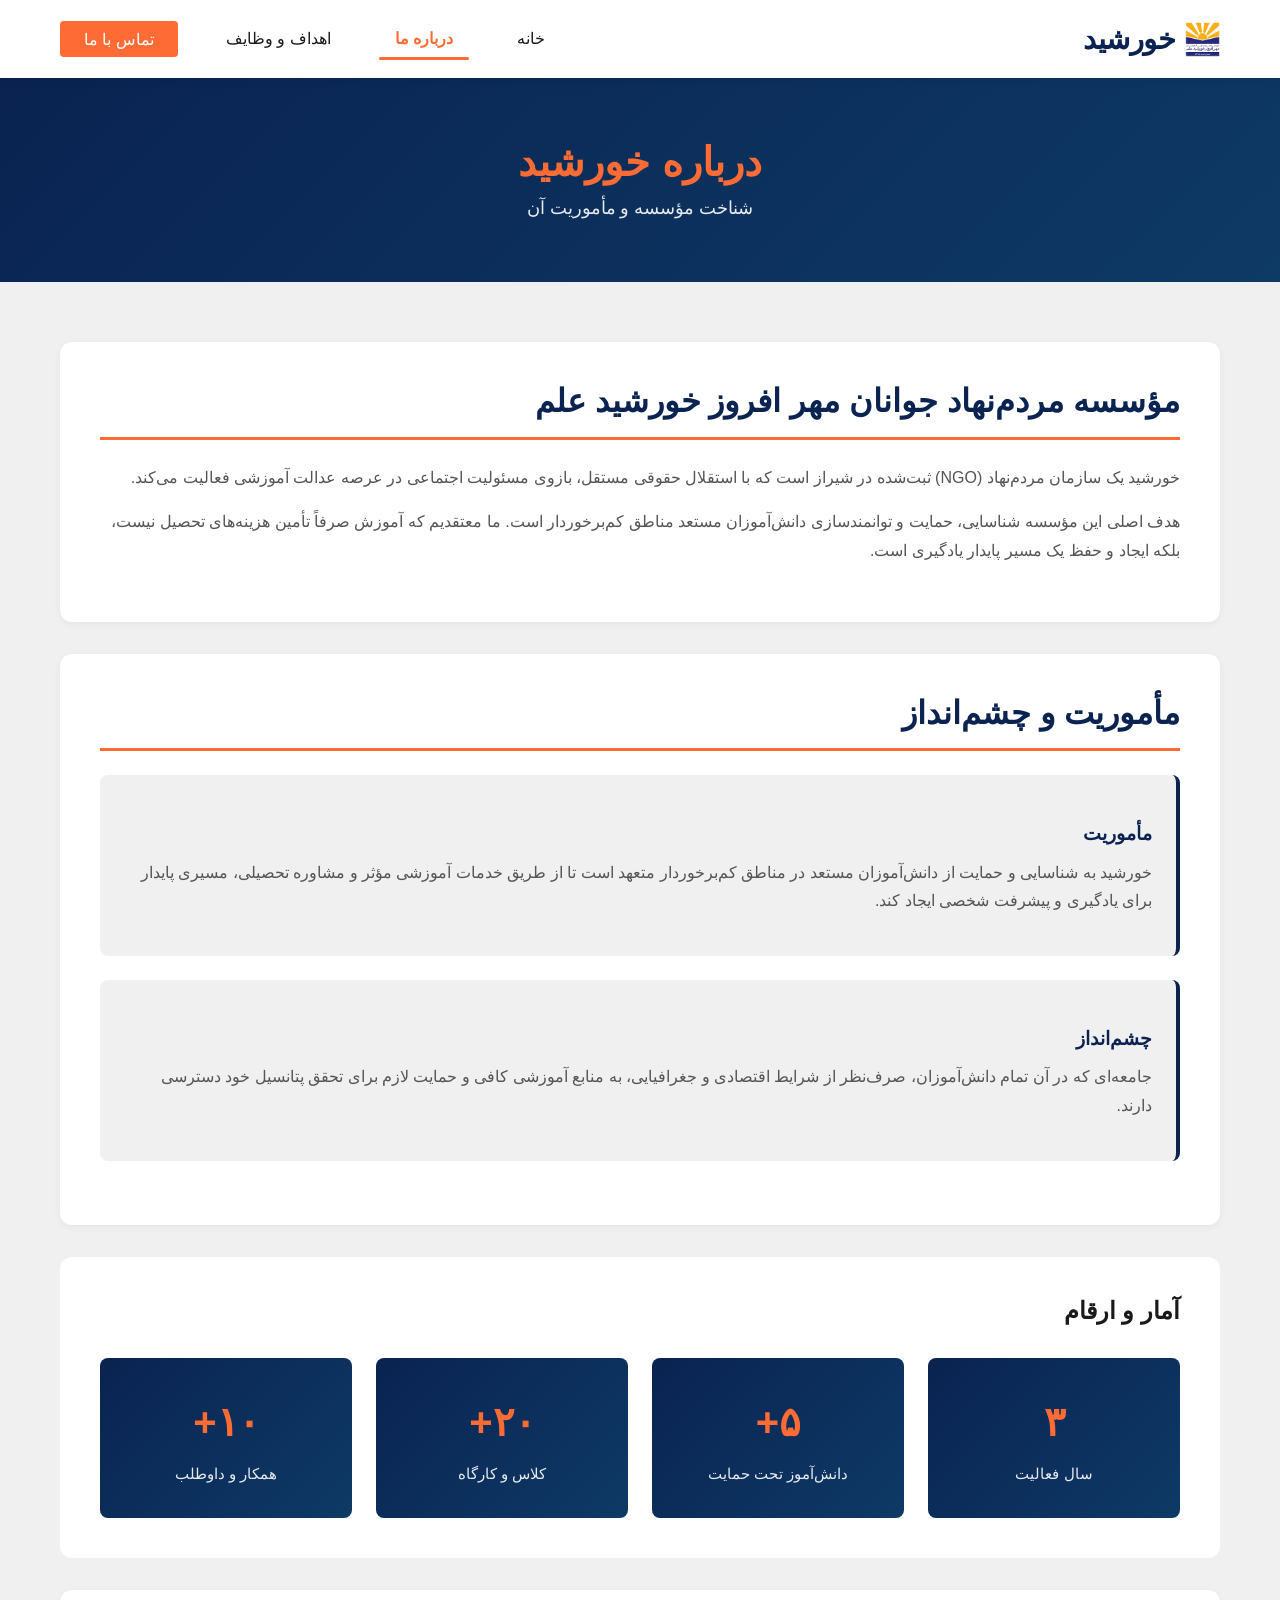
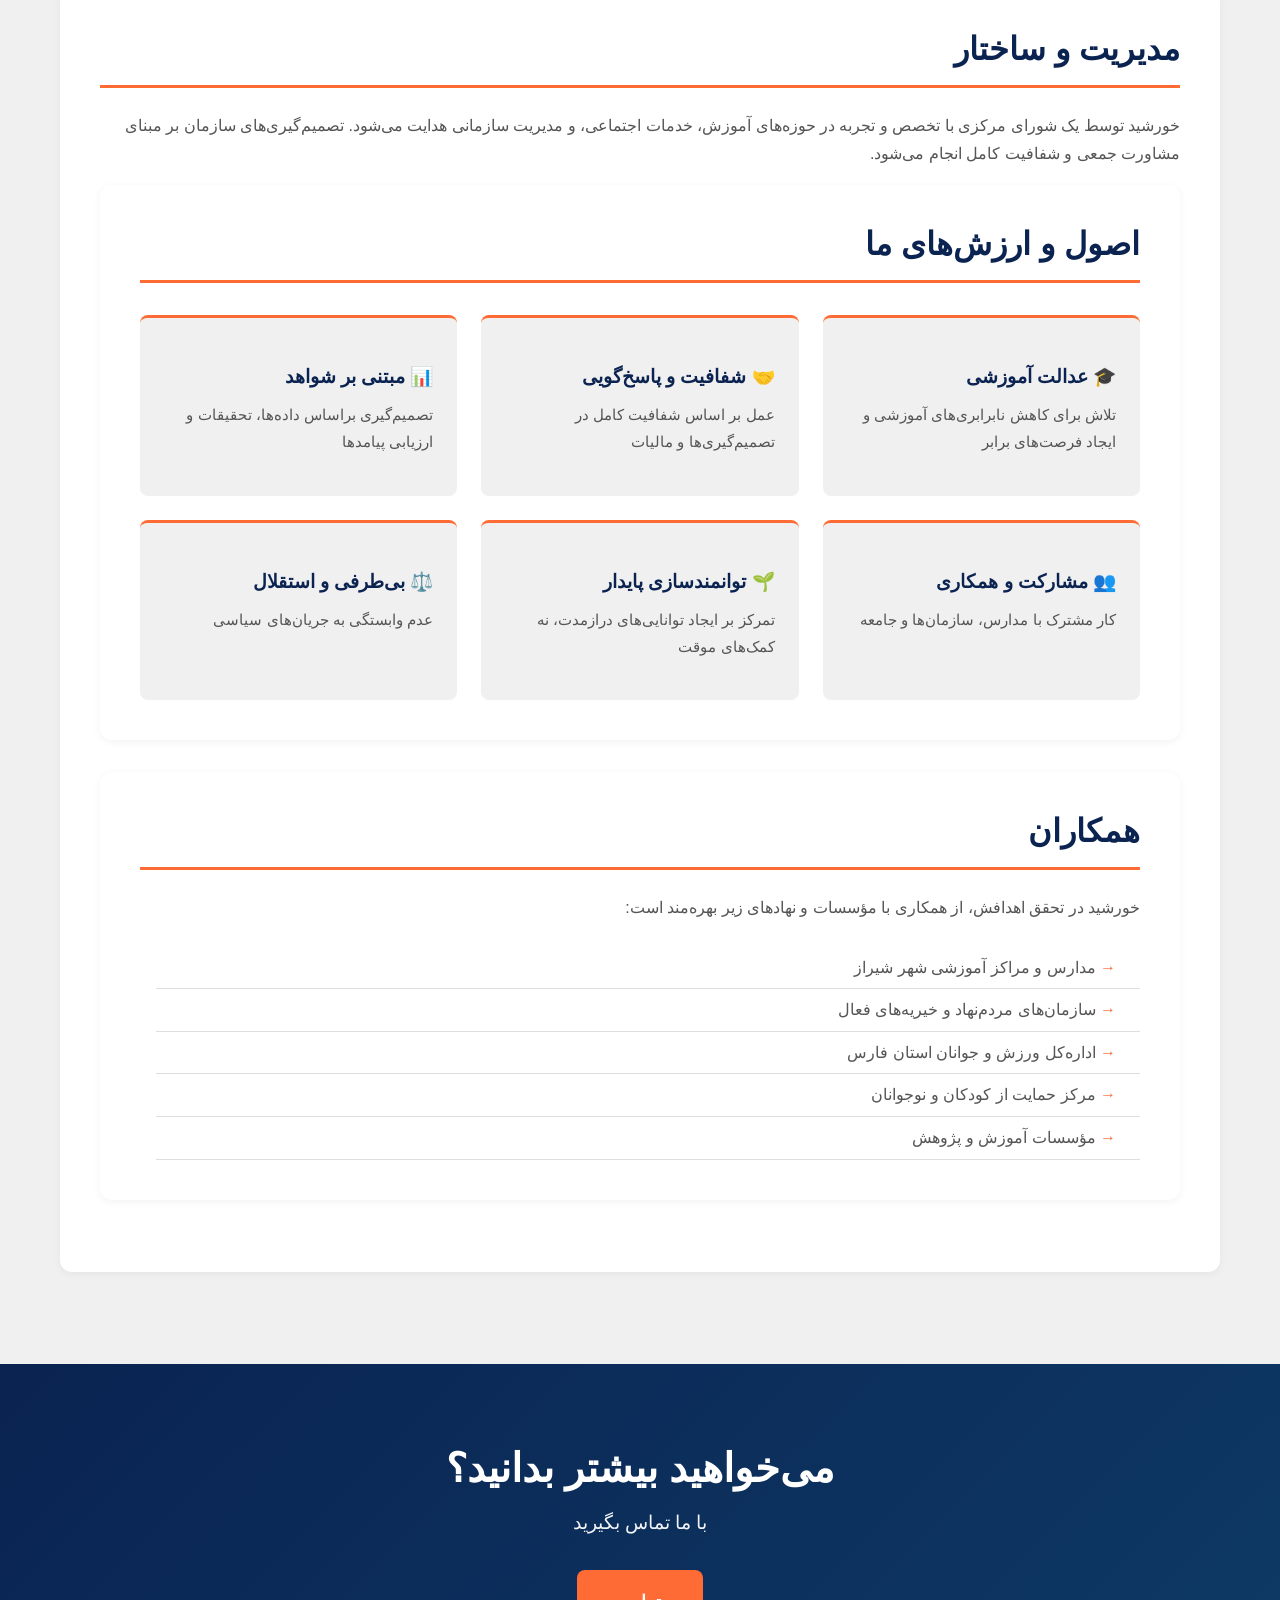
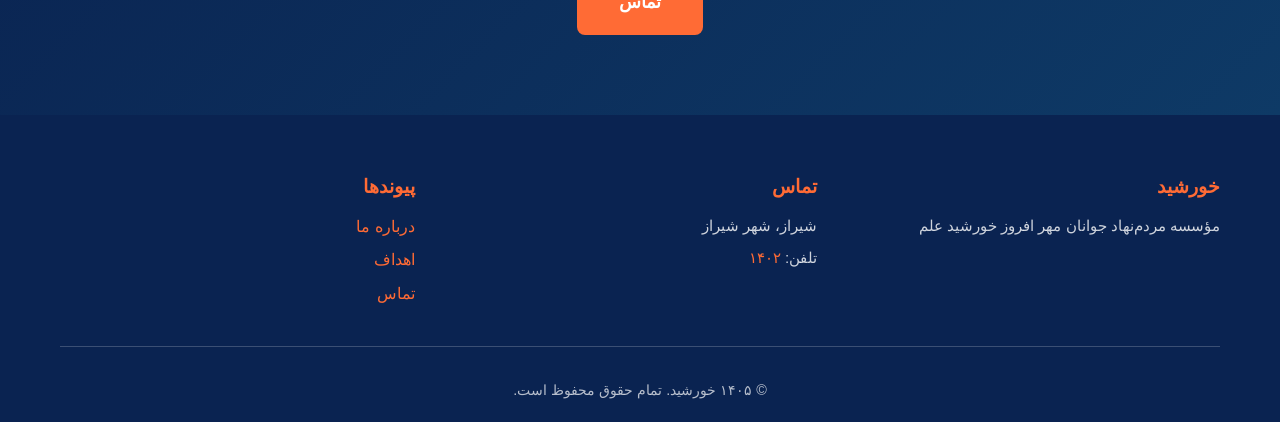
<file: about.html>
<!DOCTYPE html>
<html lang="fa" dir="rtl">
<head>
    <meta charset="UTF-8">
    <meta name="viewport" content="width=device-width, initial-scale=1.0">
    <meta name="description" content="درباره مؤسسه مردم‌نهاد جوانان مهر افروز خورشید علم">
    <title>درباره ما | خورشید</title>
    <link rel="stylesheet" href="css/style.css">
</head>
<body>
    <!-- Navigation -->
    <nav class="navbar">
        <div class="container">
            <div class="nav-brand">
                <a href="index.html" class="logo">
                    <img src="assets/logo.png" alt="خورشید" class="logo-img">
                    <span class="logo-text">خورشید</span>
                </a>
            </div>
            <ul class="nav-menu">
                <li><a href="index.html">خانه</a></li>
                <li><a href="about.html" class="active">درباره ما</a></li>
                <li><a href="objectives.html">اهداف و وظایف</a></li>
                <li><a href="contact.html" class="btn-contact">تماس با ما</a></li>
            </ul>
            <div class="hamburger">
                <span></span>
                <span></span>
                <span></span>
            </div>
        </div>
    </nav>

    <!-- Page Header -->
    <section class="page-header">
        <div class="container">
            <h1>درباره خورشید</h1>
            <p>شناخت مؤسسه و مأموریت آن</p>
        </div>
    </section>

    <!-- Main Content -->
    <section class="page-content">
        <div class="container">
            <!-- Organization Info -->
            <div class="content-section">
                <h2>مؤسسه مردم‌نهاد جوانان مهر افروز خورشید علم</h2>
                <p>
                    خورشید یک سازمان مردم‌نهاد (NGO) ثبت‌شده در شیراز است که با استقلال حقوقی مستقل، بازوی مسئولیت اجتماعی در عرصه عدالت آموزشی فعالیت می‌کند.
                </p>
                <p>
                    هدف اصلی این مؤسسه شناسایی، حمایت و توانمندسازی دانش‌آموزان مستعد مناطق کم‌برخوردار است. ما معتقدیم که آموزش صرفاً تأمین هزینه‌های تحصیل نیست، بلکه ایجاد و حفظ یک مسیر پایدار یادگیری است.
                </p>
            </div>

            <!-- Mission & Vision -->
            <div class="content-section">
                <h2>مأموریت و چشم‌انداز</h2>
                
                <div class="mission-vision-box">
                    <h3>مأموریت</h3>
                    <p>
                        خورشید به شناسایی و حمایت از دانش‌آموزان مستعد در مناطق کم‌برخوردار متعهد است تا از طریق خدمات آموزشی مؤثر و مشاوره تحصیلی، مسیری پایدار برای یادگیری و پیشرفت شخصی ایجاد کند.
                    </p>
                </div>

                <div class="mission-vision-box">
                    <h3>چشم‌انداز</h3>
                    <p>
                        جامعه‌ای که در آن تمام دانش‌آموزان، صرف‌نظر از شرایط اقتصادی و جغرافیایی، به منابع آموزشی کافی و حمایت لازم برای تحقق پتانسیل خود دسترسی دارند.
                    </p>
                </div>
            </div>

            <!-- Key Statistics -->
            <div class="stats-section">
                <h2>آمار و ارقام</h2>
                <div class="stats-grid">
                    <div class="stat-card">
                        <div class="stat-number">۳</div>
                        <div class="stat-label">سال فعالیت</div>
                    </div>
                    <div class="stat-card">
                        <div class="stat-number">۵+</div>
                        <div class="stat-label">دانش‌آموز تحت حمایت</div>
                    </div>
                    <div class="stat-card">
                        <div class="stat-number">۲۰+</div>
                        <div class="stat-label">کلاس و کارگاه</div>
                    </div>
                    <div class="stat-card">
                        <div class="stat-number">۱۰+</div>
                        <div class="stat-label">همکار و داوطلب</div>
                    </div>
                </div>
            </div>

            <!-- Management -->
            <div class="content-section">
                <h2>مدیریت و ساختار</h2>
                <p>
                    خورشید توسط یک شورای مرکزی با تخصص و تجربه در حوزه‌های آموزش، خدمات اجتماعی، و مدیریت سازمانی هدایت می‌شود. تصمیم‌گیری‌های سازمان بر مبنای مشاورت جمعی و شفافیت کامل انجام می‌شود.
                </p>


            <!-- Values -->
            <div class="content-section">
                <h2>اصول و ارزش‌های ما</h2>
                <div class="values-list">
                    <div class="value-item">
                        <h3>🎓 عدالت آموزشی</h3>
                        <p>تلاش برای کاهش نابرابری‌های آموزشی و ایجاد فرصت‌های برابر</p>
                    </div>
                    <div class="value-item">
                        <h3>🤝 شفافیت و پاسخ‌گویی</h3>
                        <p>عمل بر اساس شفافیت کامل در تصمیم‌گیری‌ها و مالیات</p>
                    </div>
                    <div class="value-item">
                        <h3>📊 مبتنی بر شواهد</h3>
                        <p>تصمیم‌گیری براساس داده‌ها، تحقیقات و ارزیابی پیامدها</p>
                    </div>
                    <div class="value-item">
                        <h3>👥 مشارکت و همکاری</h3>
                        <p>کار مشترک با مدارس، سازمان‌ها و جامعه</p>
                    </div>
                    <div class="value-item">
                        <h3>🌱 توانمندسازی پایدار</h3>
                        <p>تمرکز بر ایجاد توانایی‌های درازمدت، نه کمک‌های موقت</p>
                    </div>
                    <div class="value-item">
                        <h3>⚖️ بی‌طرفی و استقلال</h3>
                        <p>عدم وابستگی به جریان‌های سیاسی</p>
                    </div>
                </div>
            </div>

            <!-- Partners -->
            <div class="content-section">
                <h2>همکاران</h2>
                <p>
                    خورشید در تحقق اهدافش، از همکاری با مؤسسات و نهادهای زیر بهره‌مند است:
                </p>
                <ul class="partners-list">
                    <li>مدارس و مراکز آموزشی شهر شیراز</li>
                    <li>سازمان‌های مردم‌نهاد و خیریه‌های فعال</li>
                    <li>اداره‌کل ورزش و جوانان استان فارس</li>
                    <li>مرکز حمایت از کودکان و نوجوانان</li>
                    <li>مؤسسات آموزش و پژوهش</li>
                </ul>
            </div>
        </div>
    </section>

    <!-- CTA -->
    <section class="cta">
        <div class="container">
            <h2>می‌خواهید بیشتر بدانید؟</h2>
            <p>با ما تماس بگیرید</p>
            <a href="contact.html" class="btn btn-primary-large">تماس</a>
        </div>
    </section>

    <!-- Footer -->
    <footer class="footer">
        <div class="container">
            <div class="footer-content">
                <div class="footer-section">
                    <h3>خورشید</h3>
                    <p>مؤسسه مردم‌نهاد جوانان مهر افروز خورشید علم</p>
                </div>
                <div class="footer-section">
                    <h3>تماس</h3>
                    <p>شیراز، شهر شیراز</p>
                    <p>تلفن: <a href="tel:1402">۱۴۰۲</a></p>
                </div>
                <div class="footer-section">
                    <h3>پیوندها</h3>
                    <ul>
                        <li><a href="about.html">درباره ما</a></li>
                        <li><a href="objectives.html">اهداف</a></li>
                        <li><a href="contact.html">تماس</a></li>
                    </ul>
                </div>
            </div>
            <div class="footer-bottom">
                <p>&copy; ۱۴۰۵ خورشید. تمام حقوق محفوظ است.</p>
            </div>
        </div>
    </footer>

    <script src="js/script.js"></script>
</body>
</html>
</file>
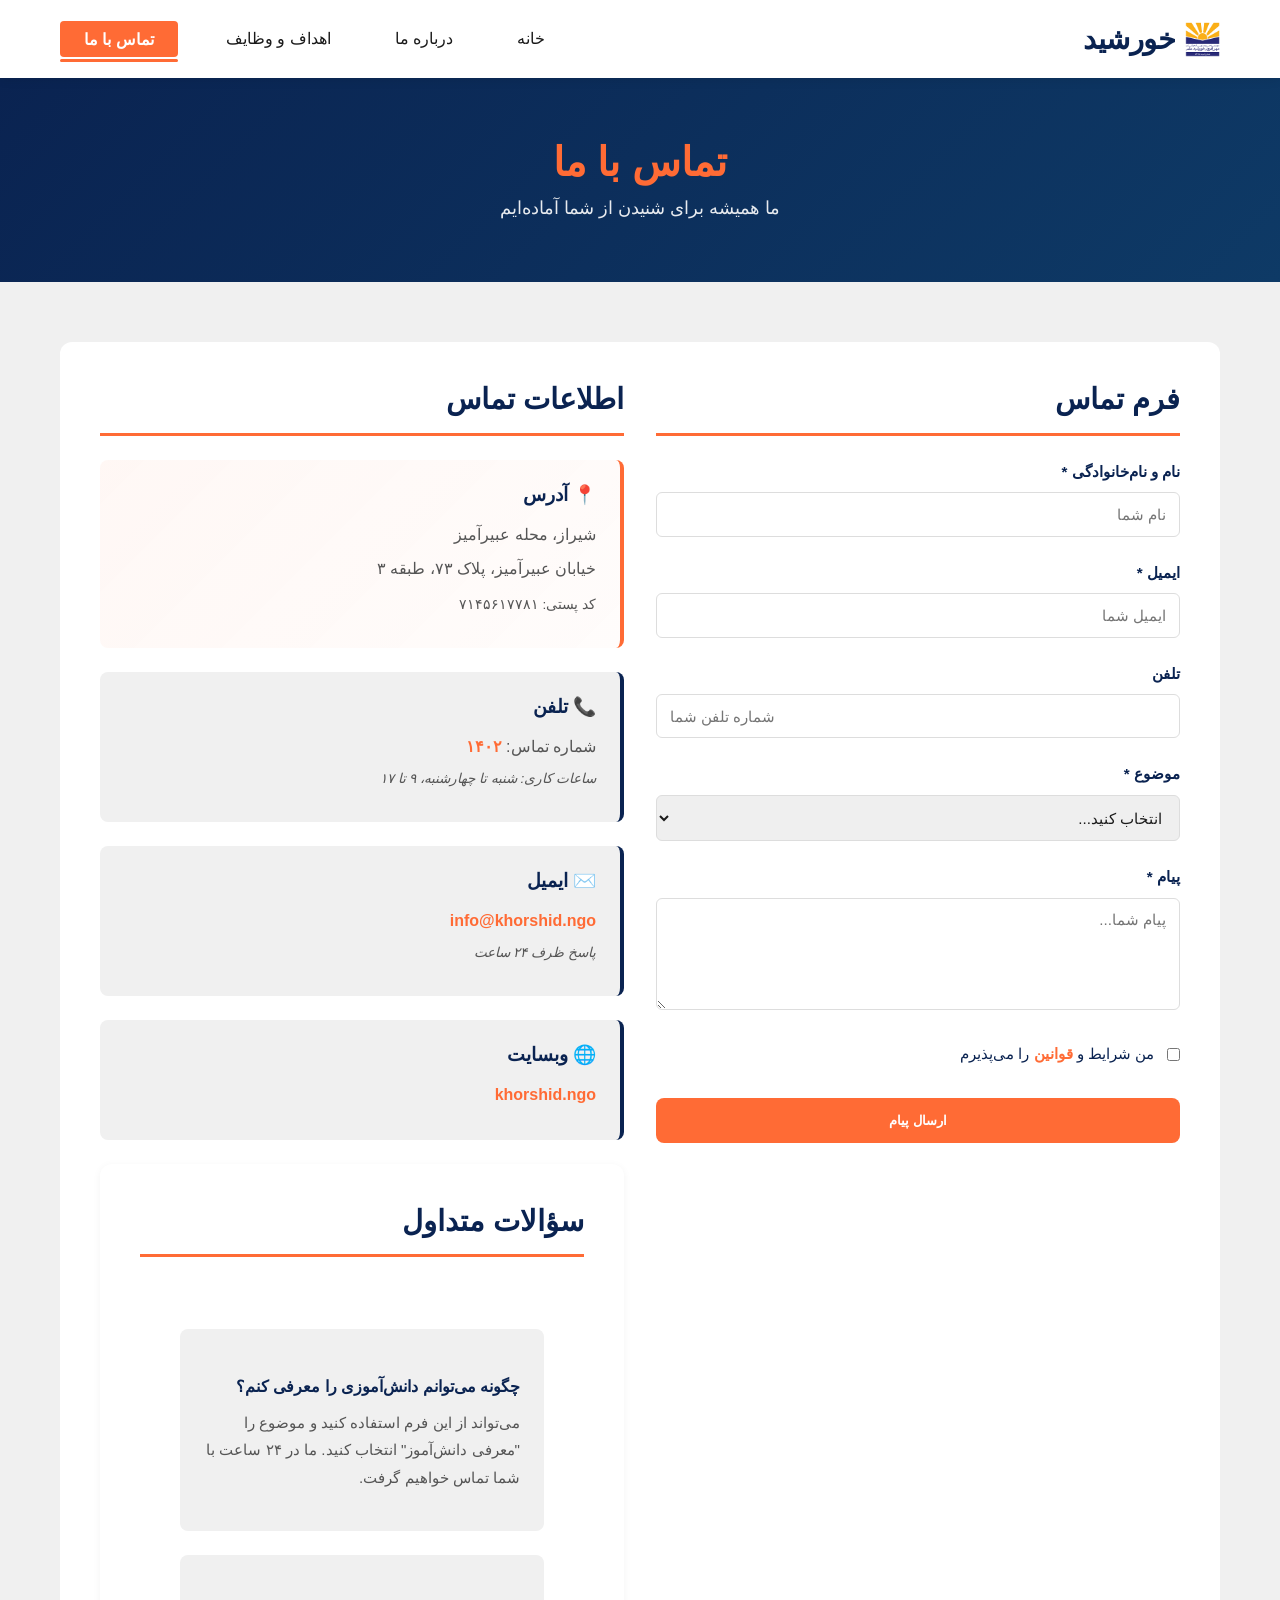
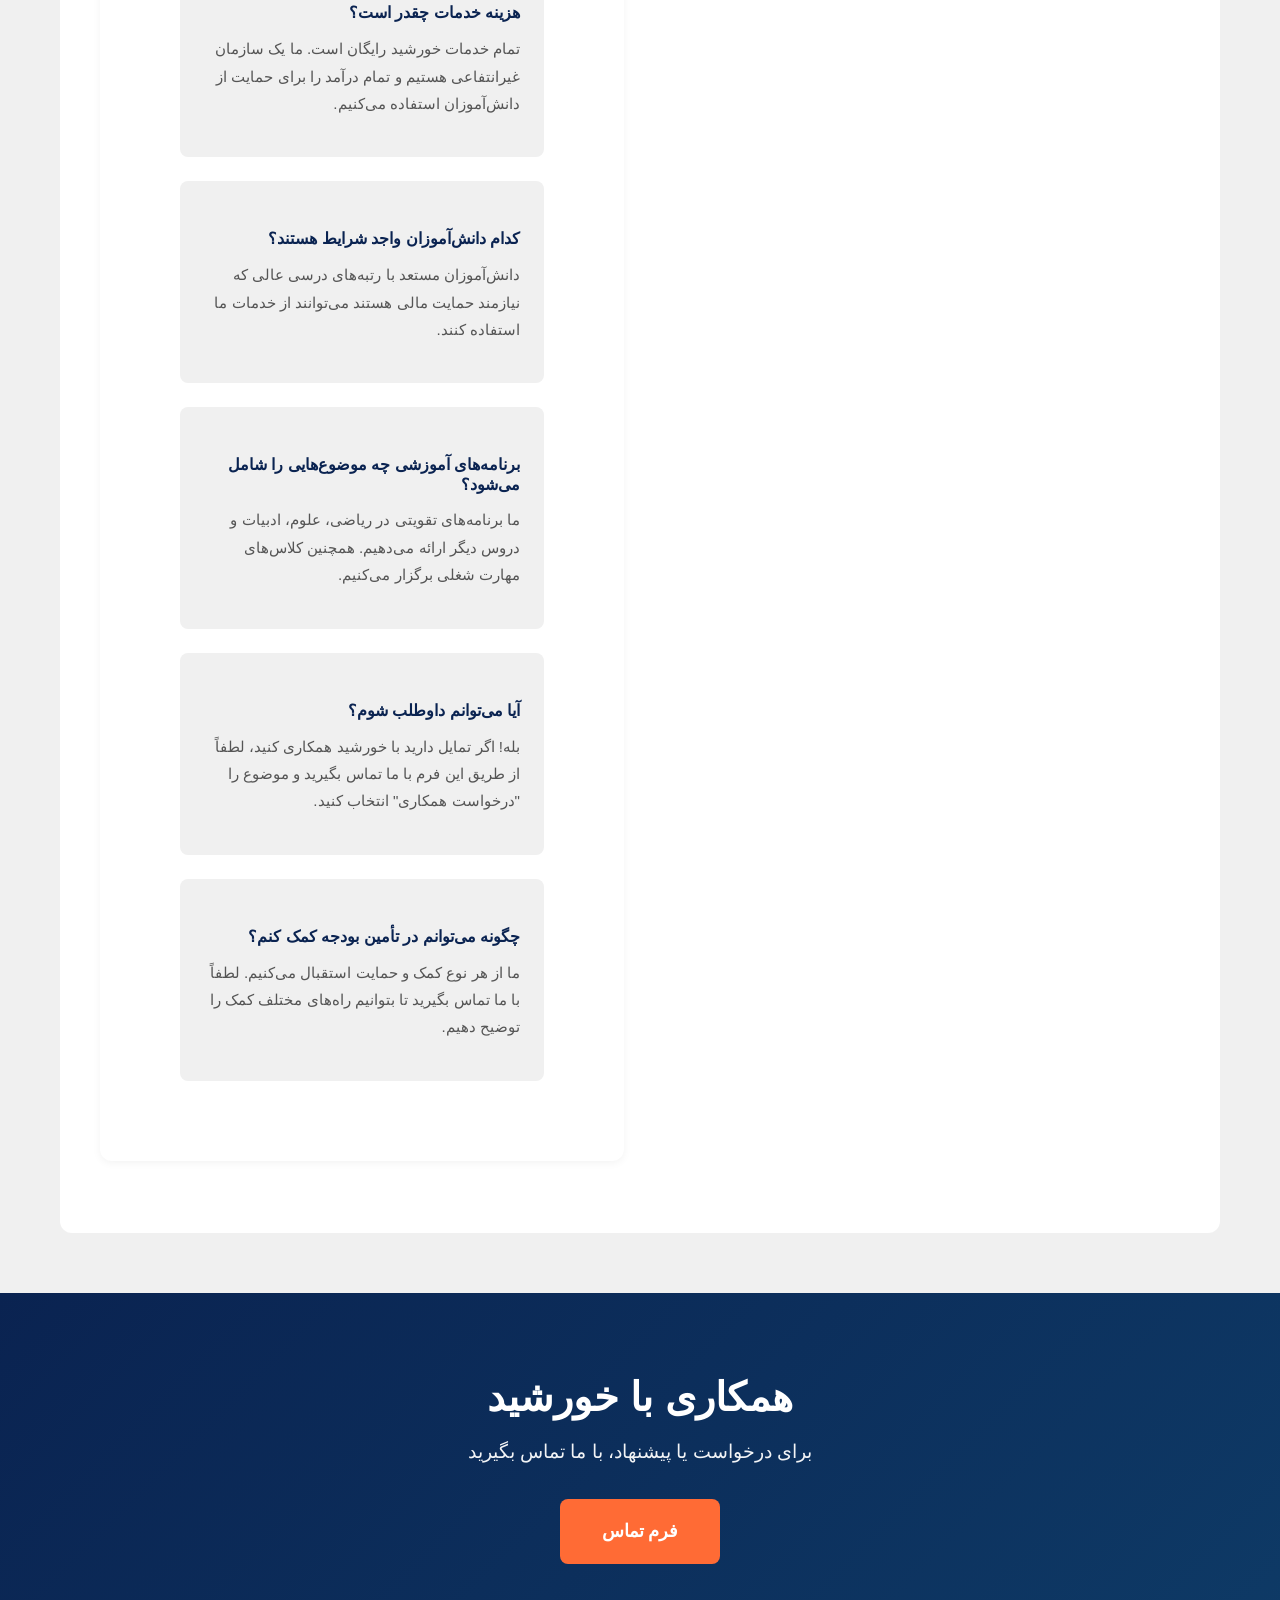
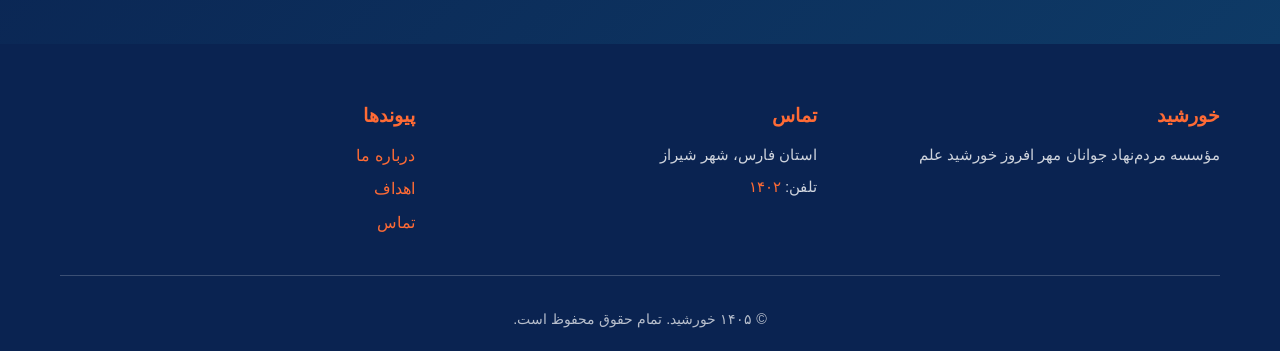
<file: contact.html>
<!DOCTYPE html>
<html lang="fa" dir="rtl">
<head>
    <meta charset="UTF-8">
    <meta name="viewport" content="width=device-width, initial-scale=1.0">
    <meta name="description" content="تماس با مؤسسه مردم‌نهاد جوانان خورشید">
    <title>تماس با ما | خورشید</title>
    <link rel="stylesheet" href="css/style.css">
</head>
<body>
    <!-- Navigation -->
    <nav class="navbar">
        <div class="container">
            <div class="nav-brand">
                <a href="index.html" class="logo">
                    <img src="assets/logo.png" alt="خورشید" class="logo-img">
                    <span class="logo-text">خورشید</span>
                </a>
            </div>
            <ul class="nav-menu">
                <li><a href="index.html">خانه</a></li>
                <li><a href="about.html">درباره ما</a></li>
                <li><a href="objectives.html">اهداف و وظایف</a></li>
                <li><a href="contact.html" class="btn-contact active">تماس با ما</a></li>
            </ul>
            <div class="hamburger">
                <span></span>
                <span></span>
                <span></span>
            </div>
        </div>
    </nav>

    <!-- Page Header -->
    <section class="page-header">
        <div class="container">
            <h1>تماس با ما</h1>
            <p>ما همیشه برای شنیدن از شما آماده‌ایم</p>
        </div>
    </section>

    <!-- Main Content -->
    <section class="page-content">
        <div class="container">
            <!-- Contact Form and Info -->
            <div class="contact-wrapper">
                <!-- Form Section -->
                <div class="contact-form-section">
                    <h2>فرم تماس</h2>
<form id="contactForm" class="contact-form" action="https://formspree.io/f/mbdekadj" method="POST">
    <div class="form-group">
                            <label for="name">نام و نام‌خانوادگی *</label>
                            <input type="text" id="name" name="name" placeholder="نام شما" required>
                        </div>

                        <div class="form-group">
                            <label for="email">ایمیل *</label>
                            <input type="email" id="email" name="email" placeholder="ایمیل شما" required>
                        </div>

                        <div class="form-group">
                            <label for="phone">تلفن</label>
                            <input type="tel" id="phone" name="phone" placeholder="شماره تلفن شما">
                        </div>

                        <div class="form-group">
                            <label for="subject">موضوع *</label>
                            <select id="subject" name="subject" required>
                                <option value="">انتخاب کنید...</option>
                                <option value="معرفی دانش‌آموز">معرفی دانش‌آموز مستعد</option>
                                <option value="درخواست حمایت">درخواست حمایت</option>
                                <option value="همکاری">درخواست همکاری</option>
                                <option value="پیشنهاد">پیشنهاد و انتقاد</option>
                                <option value="سایر">سایر</option>
                            </select>
                        </div>

                        <div class="form-group">
                            <label for="message">پیام *</label>
                            <textarea id="message" name="message" placeholder="پیام شما..." rows="5" required></textarea>
                        </div>

                        <div class="form-group checkbox">
                            <input type="checkbox" id="agree" name="agree" required>
                            <label for="agree">
                                من شرایط و <a href="#">قوانین</a> را می‌پذیرم
                            </label>
                        </div>

                        <button type="submit" class="btn btn-primary">ارسال پیام</button>
                        <div id="formMessage" class="form-message"></div>
                    </form>
                </div>

                <!-- Info Section -->
                <div class="contact-info-section">
                    <h2>اطلاعات تماس</h2>

                    <div class="contact-info-box highlight">
                        <h3>📍 آدرس</h3>
                        <p>شیراز، محله عبیرآمیز</p>
                        <p>خیابان عبیرآمیز، پلاک ۷۳، طبقه ۳</p>
                        <p class="postal">کد پستی: ۷۱۴۵۶۱۷۷۸۱</p>
                    </div>

                    <div class="contact-info-box">
                        <h3>📞 تلفن</h3>
                        <p>شماره تماس: <a href="tel:1402">۱۴۰۲</a></p>
                        <p class="info-note">ساعات کاری: شنبه تا چهارشنبه، ۹ تا ۱۷</p>
                    </div>

                    <div class="contact-info-box">
                        <h3>✉️ ایمیل</h3>
                        <p><a href="mailto:info@khorshid.ngo">info@khorshid.ngo</a></p>
                        <p class="info-note">پاسخ ظرف ۲۴ ساعت</p>
                    </div>

                    <div class="contact-info-box">
                        <h3>🌐 وبسایت</h3>
                        <p><a href="https://khorshid.ngo">khorshid.ngo</a></p>
                    </div>


            <!-- FAQ Section -->
            <div class="content-section">
                <h2>سؤالات متداول</h2>
                <div class="faq-grid">
                    <div class="faq-item">
                        <h3>چگونه می‌توانم دانش‌آموزی را معرفی کنم؟</h3>
                        <p>
                            می‌تواند از این فرم استفاده کنید و موضوع را "معرفی دانش‌آموز" انتخاب کنید. ما در ۲۴ ساعت با شما تماس خواهیم گرفت.
                        </p>
                    </div>
                    <div class="faq-item">
                        <h3>هزینه خدمات چقدر است؟</h3>
                        <p>
                            تمام خدمات خورشید رایگان است. ما یک سازمان غیرانتفاعی هستیم و تمام درآمد را برای حمایت از دانش‌آموزان استفاده می‌کنیم.
                        </p>
                    </div>
                    <div class="faq-item">
                        <h3>کدام دانش‌آموزان واجد شرایط هستند؟</h3>
                        <p>
                            دانش‌آموزان مستعد با رتبه‌های درسی عالی که نیازمند حمایت مالی هستند می‌توانند از خدمات ما استفاده کنند.
                        </p>
                    </div>
                    <div class="faq-item">
                        <h3>برنامه‌های آموزشی چه موضوع‌هایی را شامل می‌شود؟</h3>
                        <p>
                            ما برنامه‌های تقویتی در ریاضی، علوم، ادبیات و دروس دیگر ارائه می‌دهیم. همچنین کلاس‌های مهارت شغلی برگزار می‌کنیم.
                        </p>
                    </div>
                    <div class="faq-item">
                        <h3>آیا می‌توانم داوطلب شوم؟</h3>
                        <p>
                            بله! اگر تمایل دارید با خورشید همکاری کنید، لطفاً از طریق این فرم با ما تماس بگیرید و موضوع را "درخواست همکاری" انتخاب کنید.
                        </p>
                    </div>
                    <div class="faq-item">
                        <h3>چگونه می‌توانم در تأمین بودجه کمک کنم؟</h3>
                        <p>
                            ما از هر نوع کمک و حمایت استقبال می‌کنیم. لطفاً با ما تماس بگیرید تا بتوانیم راه‌های مختلف کمک را توضیح دهیم.
                        </p>
                    </div>
                </div>
            </div>
        </div>
    </section>

    <!-- CTA -->
    <section class="cta">
        <div class="container">
            <h2>همکاری با خورشید</h2>
            <p>برای درخواست یا پیشنهاد، با ما تماس بگیرید</p>
            <a href="#contactForm" class="btn btn-primary-large">فرم تماس</a>
        </div>
    </section>

    <!-- Footer -->
    <footer class="footer">
        <div class="container">
            <div class="footer-content">
                <div class="footer-section">
                    <h3>خورشید</h3>
                    <p>مؤسسه مردم‌نهاد جوانان مهر افروز خورشید علم</p>
                </div>
                <div class="footer-section">
                    <h3>تماس</h3>
                    <p>استان فارس، شهر شیراز</p>
                    <p>تلفن: <a href="tel:1402">۱۴۰۲</a></p>
                </div>
                <div class="footer-section">
                    <h3>پیوندها</h3>
                    <ul>
                        <li><a href="about.html">درباره ما</a></li>
                        <li><a href="objectives.html">اهداف</a></li>
                        <li><a href="contact.html">تماس</a></li>
                    </ul>
                </div>
            </div>
            <div class="footer-bottom">
                <p>&copy; ۱۴۰۵ خورشید. تمام حقوق محفوظ است.</p>
            </div>
        </div>
    </footer>

    <script src="js/script.js"></script>
</body>
</html>
</file>
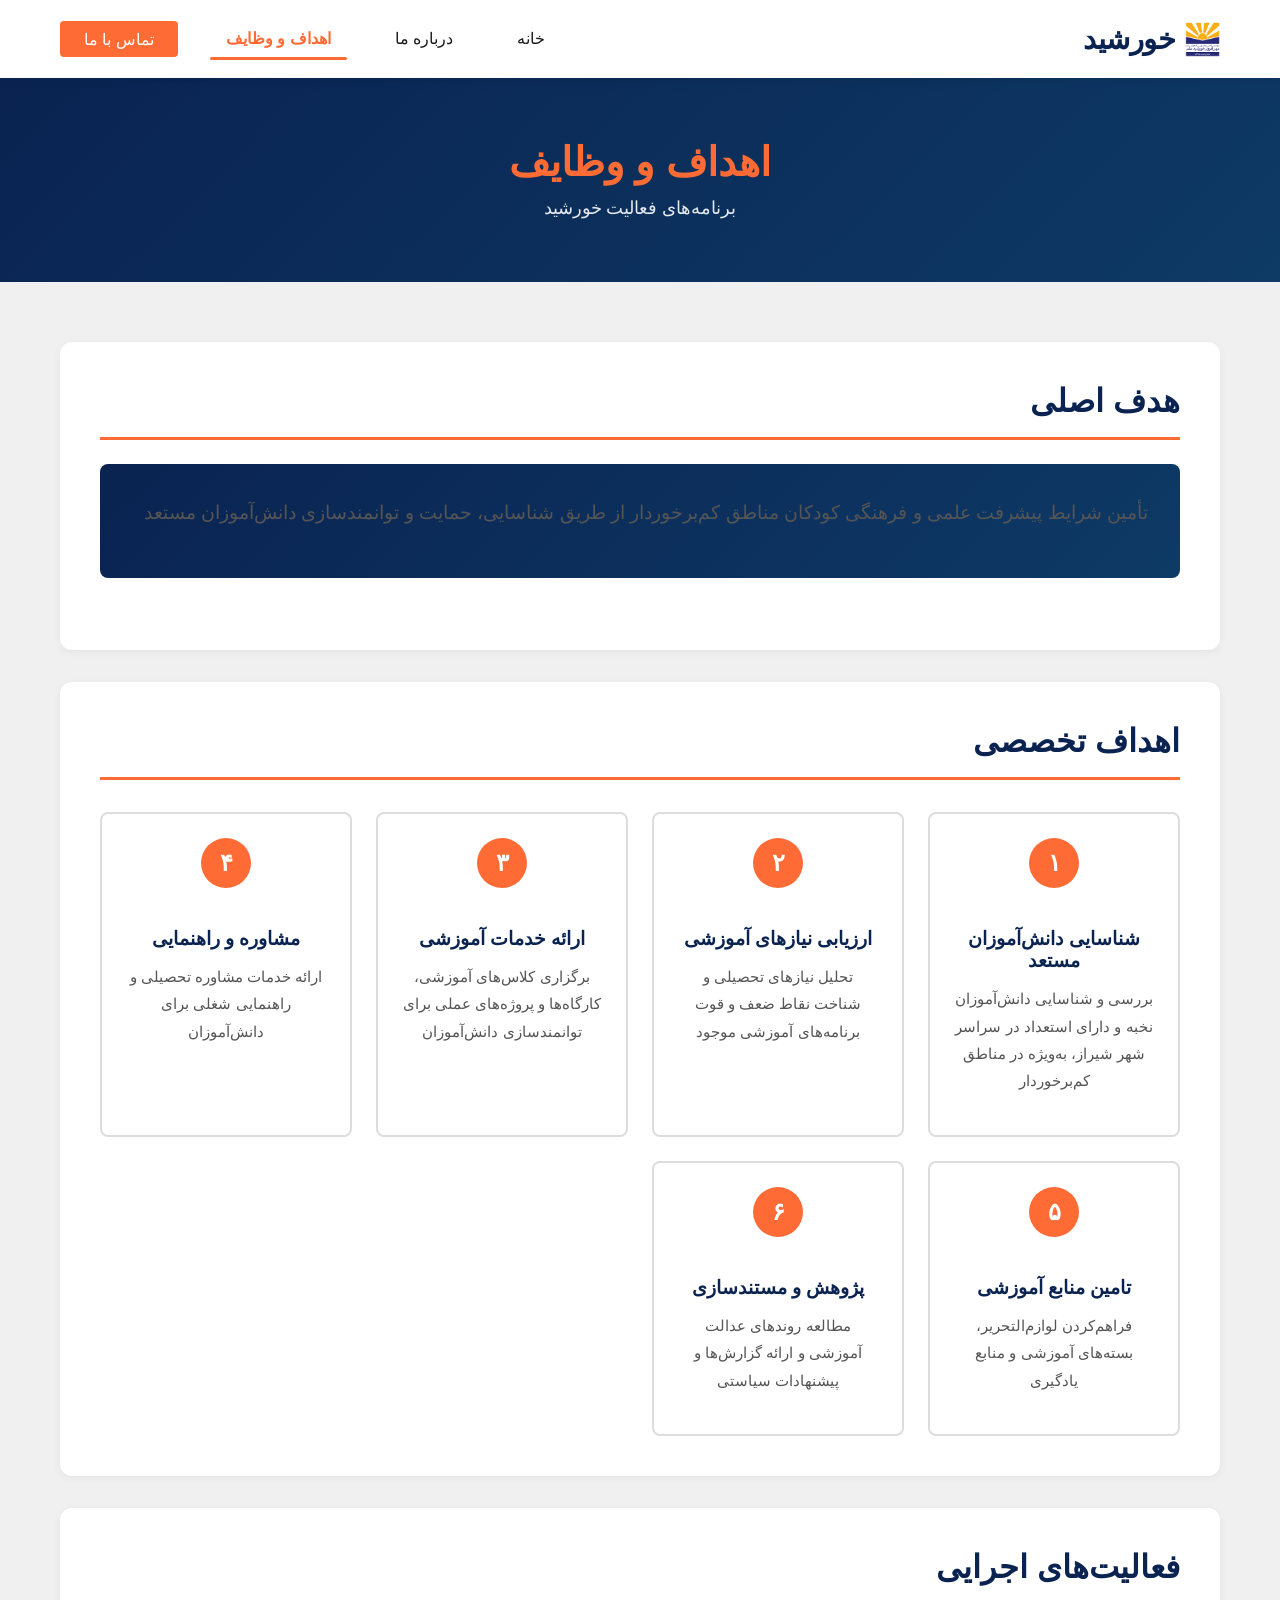
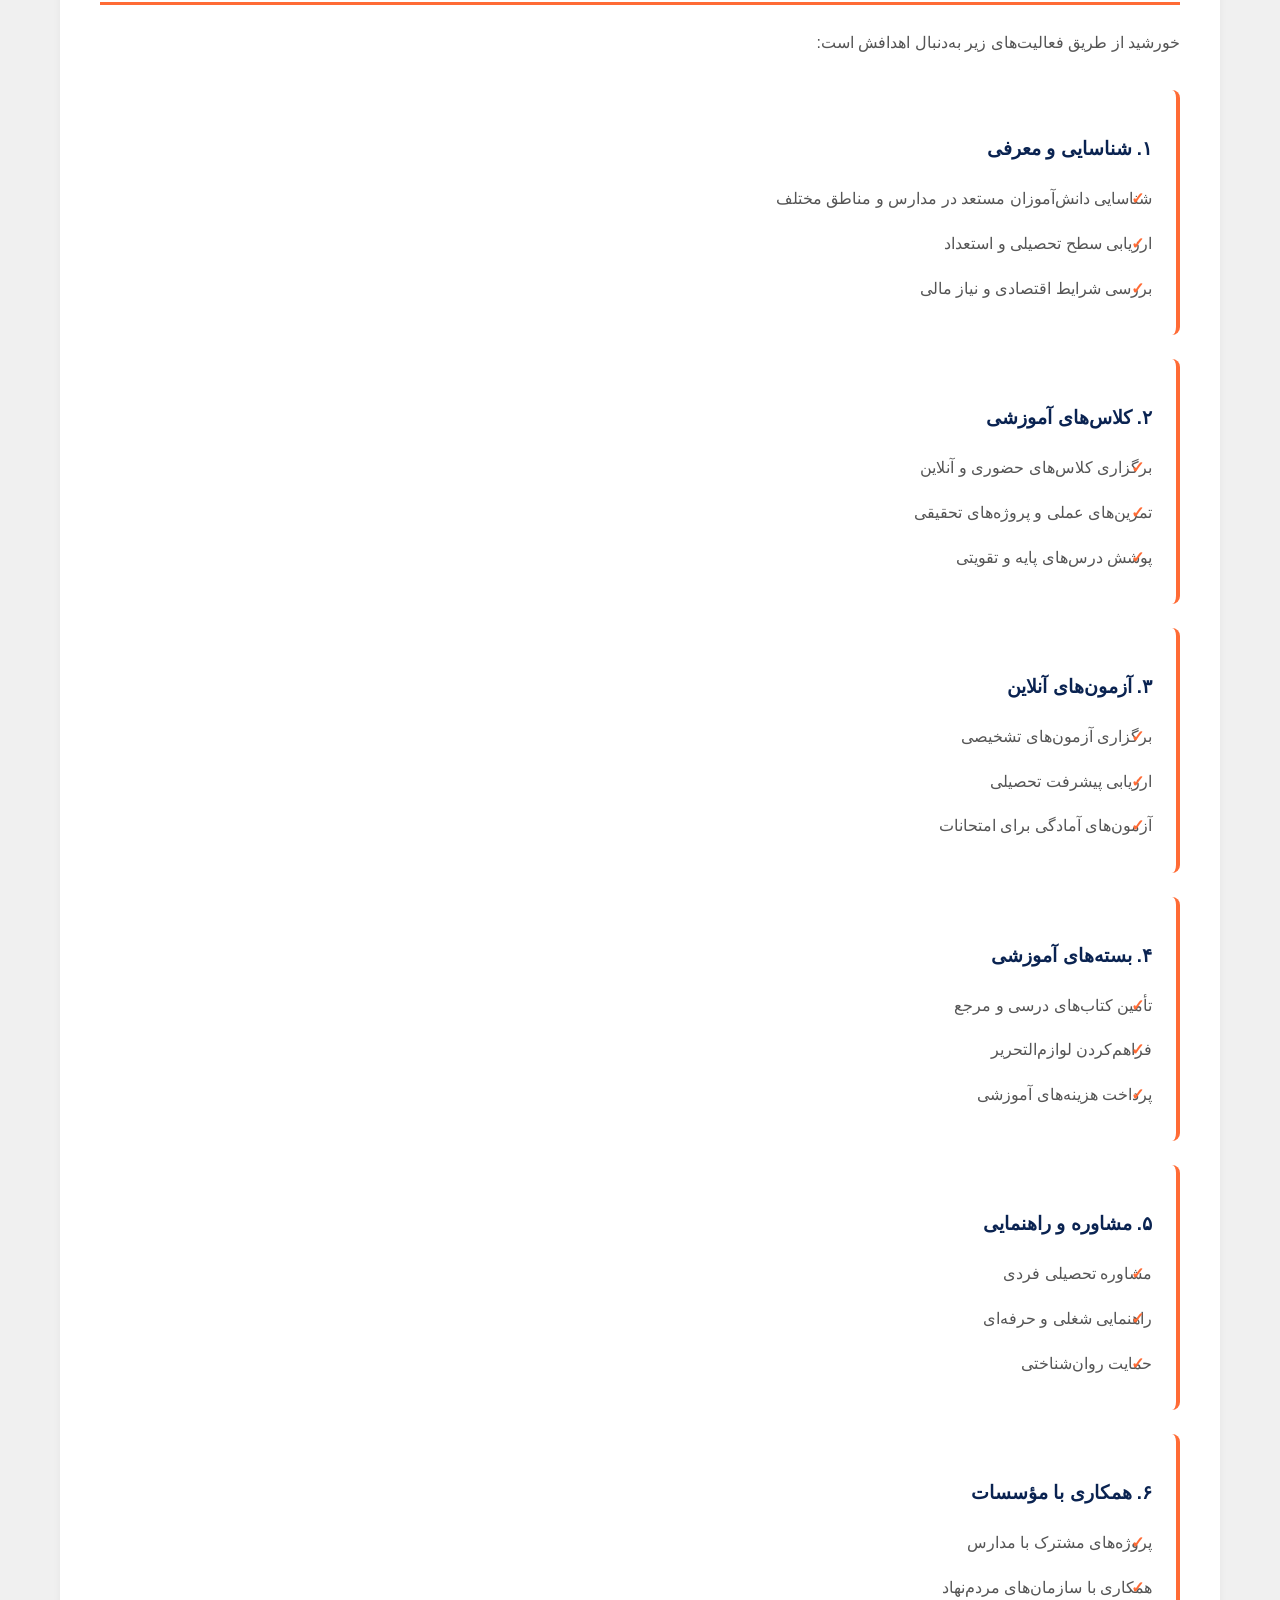
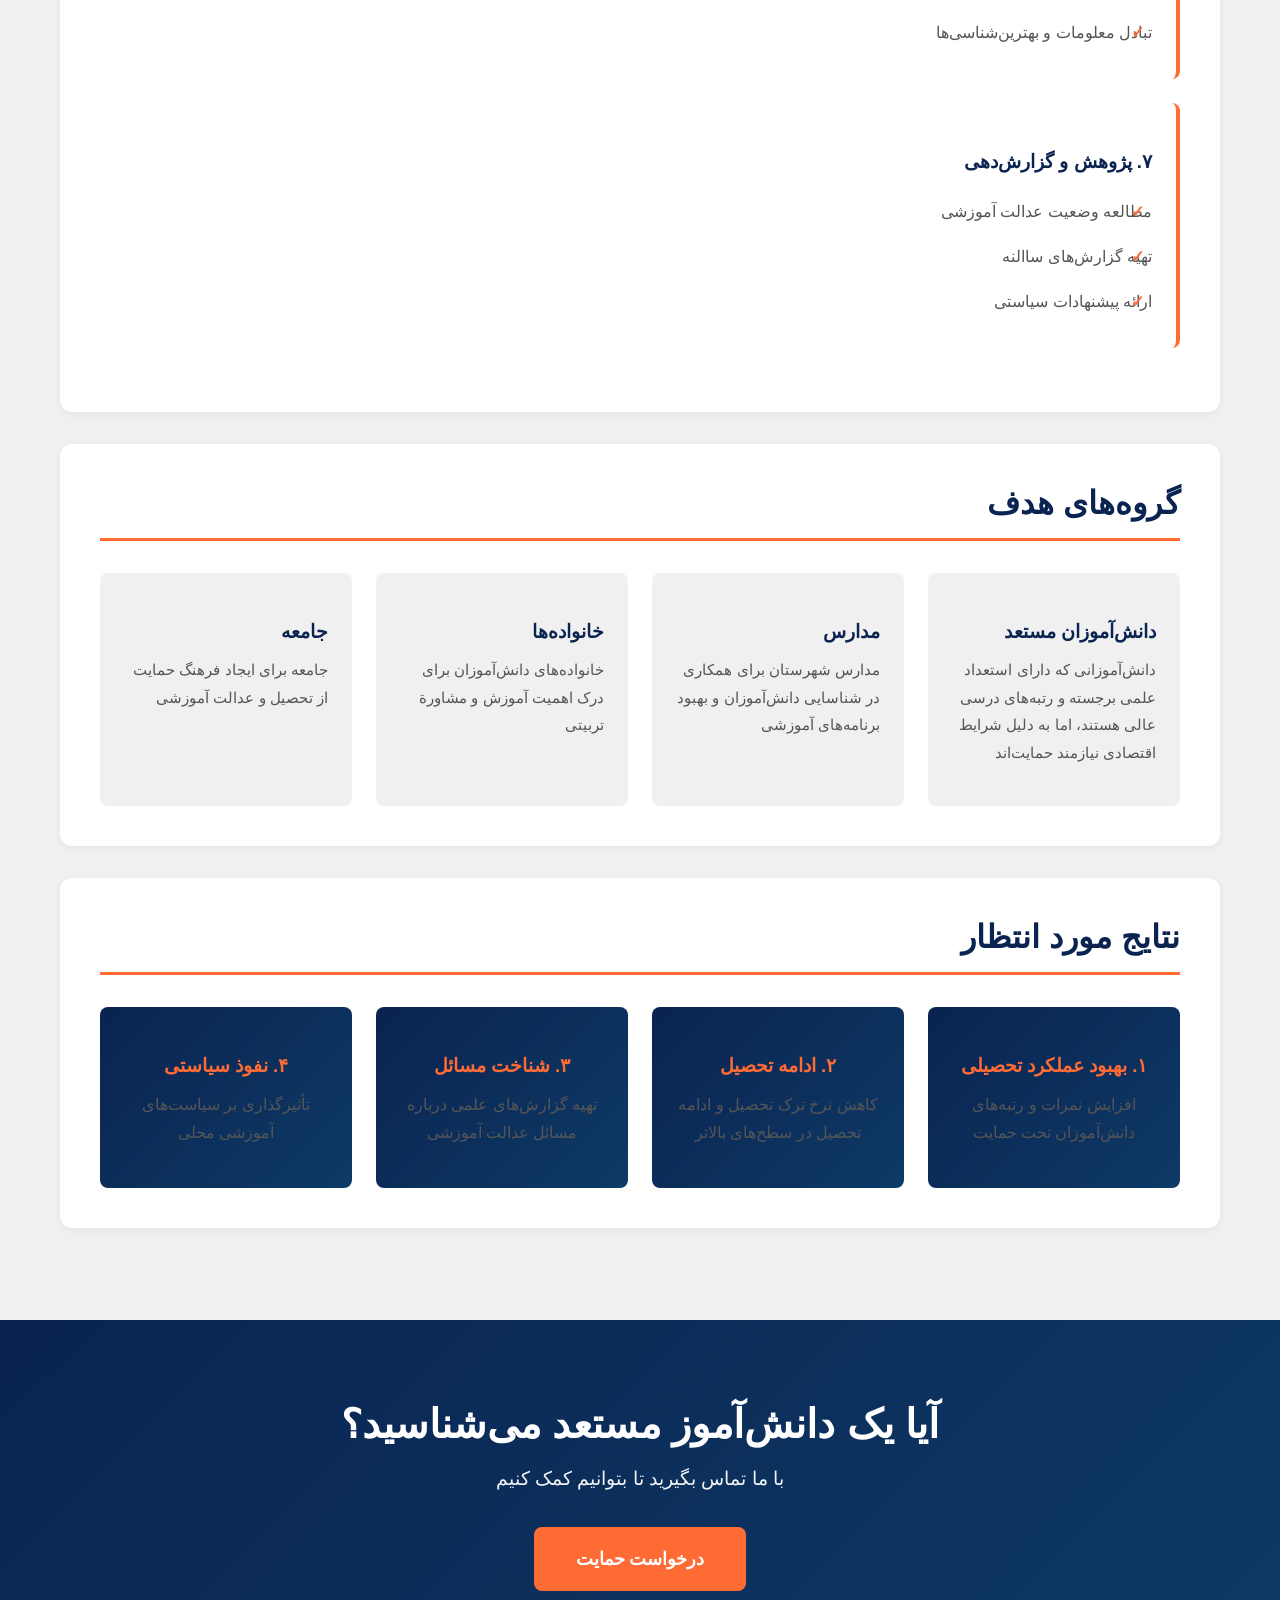
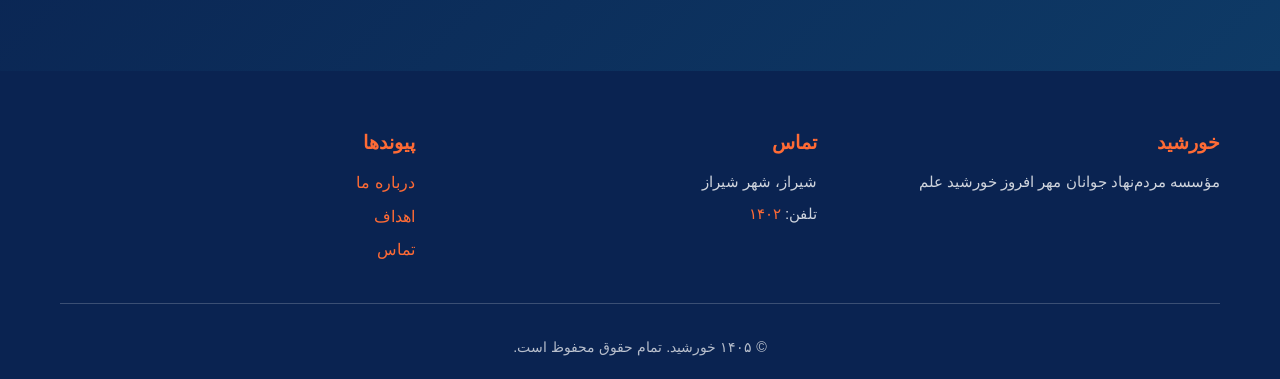
<file: objectives.html>
<!DOCTYPE html>
<html lang="fa" dir="rtl">
<head>
    <meta charset="UTF-8">
    <meta name="viewport" content="width=device-width, initial-scale=1.0">
    <meta name="description" content="اهداف و وظایف مؤسسه مردم‌نهاد جوانان خورشید">
    <title>اهداف و وظایف | خورشید</title>
    <link rel="stylesheet" href="css/style.css">
</head>
<body>
    <!-- Navigation -->
    <nav class="navbar">
        <div class="container">
            <div class="nav-brand">
                <a href="index.html" class="logo">
                    <img src="assets/logo.png" alt="خورشید" class="logo-img">
                    <span class="logo-text">خورشید</span>
                </a>
            </div>
            <ul class="nav-menu">
                <li><a href="index.html">خانه</a></li>
                <li><a href="about.html">درباره ما</a></li>
                <li><a href="objectives.html" class="active">اهداف و وظایف</a></li>
                <li><a href="contact.html" class="btn-contact">تماس با ما</a></li>
            </ul>
            <div class="hamburger">
                <span></span>
                <span></span>
                <span></span>
            </div>
        </div>
    </nav>

    <!-- Page Header -->
    <section class="page-header">
        <div class="container">
            <h1>اهداف و وظایف</h1>
            <p>برنامه‌های فعالیت خورشید</p>
        </div>
    </section>

    <!-- Main Content -->
    <section class="page-content">
        <div class="container">
            <!-- Main Goal -->
            <div class="content-section">
                <h2>هدف اصلی</h2>
                <div class="main-goal-box">
                    <p>
                        تأمین شرایط پیشرفت علمی و فرهنگی کودکان مناطق کم‌برخوردار از طریق شناسایی، حمایت و توانمندسازی دانش‌آموزان مستعد
                    </p>
                </div>
            </div>

            <!-- Specific Objectives -->
            <div class="content-section">
                <h2>اهداف تخصصی</h2>
                <div class="objectives-grid">
                    <div class="objective-card">
                        <div class="objective-number">۱</div>
                        <h3>شناسایی دانش‌آموزان مستعد</h3>
                        <p>
                            بررسی و شناسایی دانش‌آموزان نخبه و دارای استعداد در سراسر شهر شیراز، به‌ویژه در مناطق کم‌برخوردار
                        </p>
                    </div>
                    <div class="objective-card">
                        <div class="objective-number">۲</div>
                        <h3>ارزیابی نیازهای آموزشی</h3>
                        <p>
                            تحلیل نیازهای تحصیلی و شناخت نقاط ضعف و قوت برنامه‌های آموزشی موجود
                        </p>
                    </div>
                    <div class="objective-card">
                        <div class="objective-number">۳</div>
                        <h3>ارائه خدمات آموزشی</h3>
                        <p>
                            برگزاری کلاس‌های آموزشی، کارگاه‌ها و پروژه‌های عملی برای توانمندسازی دانش‌آموزان
                        </p>
                    </div>
                    <div class="objective-card">
                        <div class="objective-number">۴</div>
                        <h3>مشاوره و راهنمایی</h3>
                        <p>
                            ارائه خدمات مشاوره تحصیلی و راهنمایی شغلی برای دانش‌آموزان
                        </p>
                    </div>
                    <div class="objective-card">
                        <div class="objective-number">۵</div>
                        <h3>تامین منابع آموزشی</h3>
                        <p>
                            فراهم‌کردن لوازم‌التحریر، بسته‌های آموزشی و منابع یادگیری
                        </p>
                    </div>
                    <div class="objective-card">
                        <div class="objective-number">۶</div>
                        <h3>پژوهش و مستندسازی</h3>
                        <p>
                            مطالعه روندهای عدالت آموزشی و ارائه گزارش‌ها و پیشنهادات سیاستی
                        </p>
                    </div>
                </div>
            </div>

            <!-- Activities and Services -->
            <div class="content-section">
                <h2>فعالیت‌های اجرایی</h2>
                <p>خورشید از طریق فعالیت‌های زیر به‌دنبال اهدافش است:</p>
                
                <div class="activities-list">
                    <div class="activity-detail">
                        <h3>۱. شناسایی و معرفی</h3>
                        <ul>
                            <li>شناسایی دانش‌آموزان مستعد در مدارس و مناطق مختلف</li>
                            <li>ارزیابی سطح تحصیلی و استعداد</li>
                            <li>بررسی شرایط اقتصادی و نیاز مالی</li>
                        </ul>
                    </div>

                    <div class="activity-detail">
                        <h3>۲. کلاس‌های آموزشی</h3>
                        <ul>
                            <li>برگزاری کلاس‌های حضوری و آنلاین</li>
                            <li>تمرین‌های عملی و پروژه‌های تحقیقی</li>
                            <li>پوشش درس‌های پایه و تقویتی</li>
                        </ul>
                    </div>

                    <div class="activity-detail">
                        <h3>۳. آزمون‌های آنلاین</h3>
                        <ul>
                            <li>برگزاری آزمون‌های تشخیصی</li>
                            <li>ارزیابی پیشرفت تحصیلی</li>
                            <li>آزمون‌های آمادگی برای امتحانات</li>
                        </ul>
                    </div>

                    <div class="activity-detail">
                        <h3>۴. بسته‌های آموزشی</h3>
                        <ul>
                            <li>تأمین کتاب‌های درسی و مرجع</li>
                            <li>فراهم‌کردن لوازم‌التحریر</li>
                            <li>پرداخت هزینه‌های آموزشی</li>
                        </ul>
                    </div>

                    <div class="activity-detail">
                        <h3>۵. مشاوره و راهنمایی</h3>
                        <ul>
                            <li>مشاوره تحصیلی فردی</li>
                            <li>راهنمایی شغلی و حرفه‌ای</li>
                            <li>حمایت روان‌شناختی</li>
                        </ul>
                    </div>

                    <div class="activity-detail">
                        <h3>۶. همکاری با مؤسسات</h3>
                        <ul>
                            <li>پروژه‌های مشترک با مدارس</li>
                            <li>همکاری با سازمان‌های مردم‌نهاد</li>
                            <li>تبادل معلومات و بهترین‌شناسی‌ها</li>
                        </ul>
                    </div>

                    <div class="activity-detail">
                        <h3>۷. پژوهش و گزارش‌دهی</h3>
                        <ul>
                            <li>مطالعه وضعیت عدالت آموزشی</li>
                            <li>تهیه گزارش‌های ساالنه</li>
                            <li>ارائه پیشنهادات سیاستی</li>
                        </ul>
                    </div>
                </div>
            </div>

            <!-- Target Groups -->
            <div class="content-section">
                <h2>گروه‌های هدف</h2>
                <div class="target-groups">
                    <div class="target-group">
                        <h3>دانش‌آموزان مستعد</h3>
                        <p>
                            دانش‌آموزانی که دارای استعداد علمی برجسته و رتبه‌های درسی عالی هستند، اما به دلیل شرایط اقتصادی نیازمند حمایت‌اند
                        </p>
                    </div>
                    <div class="target-group">
                        <h3>مدارس</h3>
                        <p>
                            مدارس شهرستان برای همکاری در شناسایی دانش‌آموزان و بهبود برنامه‌های آموزشی
                        </p>
                    </div>
                    <div class="target-group">
                        <h3>خانواده‌ها</h3>
                        <p>
                            خانواده‌های دانش‌آموزان برای درک اهمیت آموزش و مشاورة تربیتی
                        </p>
                    </div>
                    <div class="target-group">
                        <h3>جامعه</h3>
                        <p>
                            جامعه برای ایجاد فرهنگ حمایت از تحصیل و عدالت آموزشی
                        </p>
                    </div>
                </div>
            </div>

            <!-- Expected Outcomes -->
            <div class="content-section">
                <h2>نتایج مورد انتظار</h2>
                <div class="outcomes-grid">
                    <div class="outcome-item">
                        <h3>۱. بهبود عملکرد تحصیلی</h3>
                        <p>افزایش نمرات و رتبه‌های دانش‌آموزان تحت حمایت</p>
                    </div>
                    <div class="outcome-item">
                        <h3>۲. ادامه تحصیل</h3>
                        <p>کاهش نرخ ترک تحصیل و ادامه تحصیل در سطح‌های بالاتر</p>
                    </div>
                    <div class="outcome-item">
                        <h3>۳. شناخت مسائل</h3>
                        <p>تهیه گزارش‌های علمی درباره مسائل عدالت آموزشی</p>
                    </div>
                    <div class="outcome-item">
                        <h3>۴. نفوذ سیاستی</h3>
                        <p>تأثیرگذاری بر سیاست‌های آموزشی محلی</p>
                    </div>
                </div>
            </div>
        </div>
    </section>

    <!-- CTA -->
    <section class="cta">
        <div class="container">
            <h2>آیا یک دانش‌آموز مستعد می‌شناسید؟</h2>
            <p>با ما تماس بگیرید تا بتوانیم کمک کنیم</p>
            <a href="contact.html" class="btn btn-primary-large">درخواست حمایت</a>
        </div>
    </section>

    <!-- Footer -->
    <footer class="footer">
        <div class="container">
            <div class="footer-content">
                <div class="footer-section">
                    <h3>خورشید</h3>
                    <p>مؤسسه مردم‌نهاد جوانان مهر افروز خورشید علم</p>
                </div>
                <div class="footer-section">
                    <h3>تماس</h3>
                    <p>شیراز، شهر شیراز</p>
                    <p>تلفن: <a href="tel:1402">۱۴۰۲</a></p>
                </div>
                <div class="footer-section">
                    <h3>پیوندها</h3>
                    <ul>
                        <li><a href="about.html">درباره ما</a></li>
                        <li><a href="objectives.html">اهداف</a></li>
                        <li><a href="contact.html">تماس</a></li>
                    </ul>
                </div>
            </div>
            <div class="footer-bottom">
                <p>&copy; ۱۴۰۵ خورشید. تمام حقوق محفوظ است.</p>
            </div>
        </div>
    </footer>

    <script src="js/script.js"></script>
</body>
</html>
</file>
<file: css/style.css>
* {
    margin: 0;
    padding: 0;
    box-sizing: border-box;
}

:root {
    --bg-light: #F0F0F0;
    --navy: #0A2351;
    --orange: #FF6B35;
    --white: #FFFFFF;
    --text-dark: #1A1A1A;
    --text-light: #555555;
    --border: #DDDDDD;
}

html {
    scroll-behavior: smooth;
}

body {
    font-family: 'Segoe UI', Tahoma, Geneva, Verdana, sans-serif;
    font-family: 'Vazir', 'B Yekan', sans-serif;
    background-color: var(--bg-light);
    color: var(--text-dark);
    line-height: 1.6;
}

.container {
    max-width: 1200px;
    margin: 0 auto;
    padding: 0 20px;
}

/* ============ Navigation ============ */
.navbar {
    background-color: var(--white);
    box-shadow: 0 2px 10px rgba(0, 0, 0, 0.08);
    position: sticky;
    top: 0;
    z-index: 100;
}

.navbar .container {
    display: flex;
    justify-content: space-between;
    align-items: center;
    padding: 1rem 20px;
}

.nav-brand {
    flex-shrink: 0;
}

.logo {
    text-decoration: none;
    display: flex;
    align-items: center;
    gap: 10px;
}

.logo-img {
    width: 35px;
    height: 35px;
    object-fit: contain;
}

.logo-text {
    font-size: 1.8rem;
    font-weight: 700;
    color: var(--navy);
    letter-spacing: -0.5px;
}

.nav-menu {
    display: flex;
    list-style: none;
    gap: 2rem;
    align-items: center;
}

.nav-menu a {
    text-decoration: none;
    color: var(--text-dark);
    font-weight: 500;
    padding: 0.5rem 1rem;
    border-radius: 4px;
    transition: all 0.3s ease;
    position: relative;
}

.nav-menu a:hover {
    color: var(--orange);
}

.nav-menu a.active {
    color: var(--orange);
    font-weight: 600;
}

.nav-menu a.active::after {
    content: '';
    position: absolute;
    bottom: -5px;
    right: 0;
    width: 100%;
    height: 3px;
    background-color: var(--orange);
    border-radius: 2px;
}

.btn-contact {
    background-color: var(--orange);
    color: var(--white) !important;
    padding: 0.6rem 1.5rem !important;
    border-radius: 6px;
    transition: all 0.3s ease;
}

.btn-contact:hover {
    background-color: #E85A2A;
    transform: translateY(-2px);
    box-shadow: 0 4px 12px rgba(255, 107, 53, 0.3);
}

.hamburger {
    display: none;
    flex-direction: column;
    cursor: pointer;
}

.hamburger span {
    width: 25px;
    height: 3px;
    background-color: var(--navy);
    margin: 5px 0;
    border-radius: 2px;
    transition: 0.3s;
}

/* ============ Hero Section ============ */
.hero {
    background: linear-gradient(135deg, var(--white) 0%, var(--bg-light) 100%);
    padding: 100px 20px;
    display: flex;
    align-items: center;
    justify-content: center;
    position: relative;
    overflow: hidden;
    min-height: 600px;
}

.hero::before {
    content: '';
    position: absolute;
    top: -50%;
    right: -10%;
    width: 500px;
    height: 500px;
    background-color: rgba(255, 107, 53, 0.05);
    border-radius: 50%;
    z-index: 0;
}

.hero-content {
    position: relative;
    z-index: 2;
    text-align: center;
    max-width: 700px;
}

.hero-title {
    font-size: 4rem;
    color: var(--navy);
    margin-bottom: 1rem;
    font-weight: 700;
    letter-spacing: -1px;
}

.hero-tagline {
    font-size: 1.8rem;
    color: var(--orange);
    margin-bottom: 1rem;
    font-weight: 600;
}

.hero-description {
    font-size: 1.2rem;
    color: var(--text-light);
    margin-bottom: 2.5rem;
    line-height: 1.8;
}

.hero-buttons {
    display: flex;
    gap: 1rem;
    justify-content: center;
    flex-wrap: wrap;
}

/* ============ Buttons ============ */
.btn {
    display: inline-block;
    padding: 0.8rem 2rem;
    border-radius: 8px;
    text-decoration: none;
    font-weight: 600;
    transition: all 0.3s ease;
    border: 2px solid transparent;
    cursor: pointer;
}

.btn-primary {
    background-color: var(--orange);
    color: var(--white);
}

.btn-primary:hover {
    background-color: #E85A2A;
    transform: translateY(-3px);
    box-shadow: 0 8px 20px rgba(255, 107, 53, 0.4);
}

.btn-secondary {
    background-color: transparent;
    color: var(--navy);
    border: 2px solid var(--navy);
}

.btn-secondary:hover {
    background-color: var(--navy);
    color: var(--white);
    transform: translateY(-3px);
}

.btn-primary-large {
    padding: 1rem 2.5rem;
    font-size: 1.1rem;
    display: inline-block;
}

/* ============ Mission Section ============ */
.mission {
    background-color: var(--white);
    padding: 80px 20px;
}

.mission .container h2,
.activities .container h2,
.values .container h2 {
    font-size: 2.5rem;
    color: var(--navy);
    text-align: center;
    margin-bottom: 1rem;
}

.section-intro {
    text-align: center;
    font-size: 1.1rem;
    color: var(--text-light);
    margin-bottom: 3rem;
    max-width: 700px;
    margin-left: auto;
    margin-right: auto;
}

.mission-grid {
    display: grid;
    grid-template-columns: repeat(auto-fit, minmax(250px, 1fr));
    gap: 2rem;
    margin-top: 3rem;
}

.mission-card {
    background-color: var(--bg-light);
    padding: 2rem;
    border-radius: 12px;
    text-align: center;
    transition: all 0.3s ease;
    border: 1px solid var(--border);
}

.mission-card:hover {
    transform: translateY(-5px);
    box-shadow: 0 12px 30px rgba(10, 35, 81, 0.1);
    border-color: var(--orange);
}

.card-icon {
    font-size: 2.5rem;
    margin-bottom: 1rem;
}

.mission-card h3 {
    font-size: 1.3rem;
    color: var(--navy);
    margin-bottom: 0.8rem;
}

.mission-card p {
    color: var(--text-light);
    font-size: 0.95rem;
}

/* ============ Activities Section ============ */
.activities {
    background-color: var(--bg-light);
    padding: 80px 20px;
}

.activities-grid {
    display: grid;
    grid-template-columns: repeat(auto-fit, minmax(280px, 1fr));
    gap: 2rem;
    margin-top: 3rem;
}

.activity-item {
    background-color: var(--white);
    padding: 2rem;
    border-radius: 12px;
    border-right: 4px solid var(--orange);
    transition: all 0.3s ease;
    box-shadow: 0 2px 8px rgba(0, 0, 0, 0.05);
}

.activity-item:hover {
    box-shadow: 0 8px 20px rgba(0, 0, 0, 0.1);
    transform: translateY(-3px);
}

.activity-item h3 {
    font-size: 1.2rem;
    color: var(--navy);
    margin-bottom: 0.8rem;
}

.activity-item p {
    color: var(--text-light);
    font-size: 0.95rem;
}

/* ============ Values Section ============ */
.values {
    background-color: var(--white);
    padding: 80px 20px;
}

.values-grid {
    display: grid;
    grid-template-columns: repeat(auto-fit, minmax(200px, 1fr));
    gap: 2rem;
    margin-top: 3rem;
}

.value {
    background: linear-gradient(135deg, var(--navy), #0E3A66);
    color: var(--white);
    padding: 2rem;
    border-radius: 12px;
    text-align: center;
    transition: all 0.3s ease;
}

.value:hover {
    transform: translateY(-5px);
    box-shadow: 0 12px 30px rgba(10, 35, 81, 0.3);
}

.value h3 {
    font-size: 1.3rem;
    margin-bottom: 0.8rem;
    color: var(--orange);
}

.value p {
    font-size: 0.95rem;
    line-height: 1.6;
}

/* ============ CTA Section ============ */
.cta {
    background: linear-gradient(135deg, var(--navy), #0E3A66);
    color: var(--white);
    padding: 80px 20px;
    text-align: center;
}

.cta h2 {
    font-size: 2.5rem;
    margin-bottom: 1rem;
}

.cta p {
    font-size: 1.2rem;
    margin-bottom: 2rem;
    opacity: 0.95;
}

.btn-primary-large {
    background-color: var(--orange);
    color: var(--white);
}

.btn-primary-large:hover {
    background-color: #E85A2A;
    transform: translateY(-3px);
}

/* ============ Footer ============ */
.footer {
    background-color: var(--navy);
    color: var(--white);
    padding: 60px 20px 20px;
}

.footer-content {
    display: grid;
    grid-template-columns: repeat(auto-fit, minmax(250px, 1fr));
    gap: 3rem;
    margin-bottom: 2rem;
}

.footer-section h3 {
    color: var(--orange);
    margin-bottom: 1rem;
    font-size: 1.2rem;
}

.footer-section p {
    color: rgba(255, 255, 255, 0.8);
    margin-bottom: 0.5rem;
    font-size: 0.95rem;
}

.footer-section a {
    color: var(--orange);
    text-decoration: none;
    transition: color 0.3s ease;
}

.footer-section a:hover {
    color: var(--white);
}

.footer-section ul {
    list-style: none;
}

.footer-section ul li {
    margin-bottom: 0.5rem;
}

.footer-bottom {
    border-top: 1px solid rgba(255, 255, 255, 0.2);
    padding-top: 2rem;
    text-align: center;
    color: rgba(255, 255, 255, 0.7);
    font-size: 0.9rem;
}

/* ============ Responsive Design ============ */
@media (max-width: 768px) {
    .hamburger {
        display: flex;
    }

    .nav-menu {
        display: none;
    }

    .hero-title {
        font-size: 2.5rem;
    }

    .hero-tagline {
        font-size: 1.3rem;
    }

    .hero-description {
        font-size: 1rem;
    }

    .hero-buttons {
        flex-direction: column;
    }

    .btn {
        width: 100%;
        text-align: center;
    }

    .mission .container h2,
    .activities .container h2,
    .values .container h2,
    .cta h2 {
        font-size: 2rem;
    }

    .mission-grid,
    .activities-grid,
    .values-grid {
        grid-template-columns: 1fr;
    }

    .footer-content {
        grid-template-columns: 1fr;
    }
}

@media (max-width: 480px) {
    .navbar .container {
        padding: 1rem 15px;
    }

    .logo-text {
        font-size: 1.4rem;
    }

    .logo-img {
        width: 35px;
        height: 35px;
    }

    .hero {
        padding: 60px 15px;
        min-height: auto;
    }

    .hero-title {
        font-size: 2rem;
    }

    .section-intro {
        font-size: 0.95rem;
    }

    .mission-card,
    .activity-item {
        padding: 1.5rem;
    }

    .mission-card h3,
    .activity-item h3 {
        font-size: 1.1rem;
    }
}

/* ============ Page Header ============ */
.page-header {
    background: linear-gradient(135deg, var(--navy), #0E3A66);
    color: var(--white);
    padding: 60px 20px;
    text-align: center;
}

.page-header h1 {
    font-size: 2.5rem;
    margin-bottom: 0.5rem;
    color: var(--orange);
}

.page-header p {
    font-size: 1.1rem;
    opacity: 0.9;
}

/* ============ Page Content ============ */
.page-content {
    background-color: var(--bg-light);
    padding: 60px 20px;
    min-height: 500px;
}

.content-section {
    background-color: var(--white);
    padding: 2.5rem;
    border-radius: 12px;
    margin-bottom: 2rem;
    box-shadow: 0 2px 8px rgba(0, 0, 0, 0.05);
}

.content-section h2 {
    color: var(--navy);
    font-size: 2rem;
    margin-bottom: 1.5rem;
    border-bottom: 3px solid var(--orange);
    padding-bottom: 1rem;
}

.content-section h3 {
    color: var(--navy);
    margin-top: 1.5rem;
    margin-bottom: 0.8rem;
}

.content-section p {
    color: var(--text-light);
    line-height: 1.8;
    margin-bottom: 1rem;
}

.content-section ul {
    list-style: none;
    margin-left: 1rem;
}

.content-section ul li {
    color: var(--text-light);
    padding: 0.5rem 0;
    border-bottom: 1px solid var(--border);
    padding-right: 1rem;
}

.content-section ul li:before {
    content: "→ ";
    color: var(--orange);
    font-weight: 600;
    margin-right: 0.5rem;
}

/* ============ About Page ============ */
.info-grid {
    display: grid;
    grid-template-columns: repeat(auto-fit, minmax(200px, 1fr));
    gap: 1.5rem;
    margin-bottom: 2rem;
}

.info-box {
    background-color: var(--white);
    padding: 1.5rem;
    border-radius: 8px;
    border-right: 4px solid var(--orange);
    text-align: center;
    box-shadow: 0 2px 8px rgba(0, 0, 0, 0.05);
}

.info-box h3 {
    color: var(--navy);
    font-size: 1rem;
    margin-bottom: 0.5rem;
}

.info-box p {
    color: var(--orange);
    font-weight: 600;
    font-size: 1.1rem;
}

.mission-vision-box {
    background-color: var(--bg-light);
    padding: 1.5rem;
    border-radius: 8px;
    border-right: 4px solid var(--navy);
    margin-bottom: 1.5rem;
}

.mission-vision-box h3 {
    color: var(--navy);
}

.stats-section {
    background-color: var(--white);
    padding: 2.5rem;
    border-radius: 12px;
    margin-bottom: 2rem;
}

.stats-grid {
    display: grid;
    grid-template-columns: repeat(auto-fit, minmax(150px, 1fr));
    gap: 1.5rem;
    margin-top: 2rem;
}

.stat-card {
    text-align: center;
    padding: 2rem;
    background: linear-gradient(135deg, var(--navy), #0E3A66);
    border-radius: 8px;
    color: var(--white);
}

.stat-number {
    font-size: 2.5rem;
    font-weight: 700;
    color: var(--orange);
    margin-bottom: 0.5rem;
}

.stat-label {
    font-size: 0.95rem;
    opacity: 0.9;
}

.management-grid {
    display: grid;
    grid-template-columns: repeat(auto-fit, minmax(200px, 1fr));
    gap: 1.5rem;
    margin-top: 2rem;
}

.manager-card {
    background-color: var(--bg-light);
    padding: 1.5rem;
    border-radius: 8px;
    text-align: center;
}

.manager-card h3 {
    color: var(--orange);
    font-size: 1rem;
    margin-bottom: 0.5rem;
}

.manager-card p {
    color: var(--navy);
    font-weight: 600;
}

.manager-card .subtitle {
    font-size: 0.85rem;
    color: var(--text-light);
    font-weight: normal;
}

.values-list {
    display: grid;
    grid-template-columns: repeat(auto-fit, minmax(250px, 1fr));
    gap: 1.5rem;
    margin-top: 2rem;
}

.value-item {
    background-color: var(--bg-light);
    padding: 1.5rem;
    border-radius: 8px;
    border-top: 3px solid var(--orange);
}

.value-item h3 {
    color: var(--navy);
    margin-bottom: 0.8rem;
}

.value-item p {
    color: var(--text-light);
    font-size: 0.95rem;
}

.partners-list {
    list-style: none;
    margin-top: 1.5rem;
}

.partners-list li {
    padding: 0.8rem 0;
    padding-right: 1rem;
    color: var(--text-light);
    border-bottom: 1px solid var(--border);
}

.partners-list li:before {
    content: "• ";
    color: var(--orange);
    font-weight: 600;
    margin-right: 0.8rem;
}

/* ============ Objectives Page ============ */
.main-goal-box {
    background: linear-gradient(135deg, var(--navy), #0E3A66);
    color: var(--white);
    padding: 2rem;
    border-radius: 8px;
    margin-bottom: 2rem;
    font-size: 1.2rem;
    line-height: 1.8;
}

.objectives-grid {
    display: grid;
    grid-template-columns: repeat(auto-fit, minmax(250px, 1fr));
    gap: 1.5rem;
    margin-top: 2rem;
}

.objective-card {
    background-color: var(--white);
    padding: 1.5rem;
    border-radius: 8px;
    text-align: center;
    transition: all 0.3s ease;
    border: 2px solid var(--border);
}

.objective-card:hover {
    transform: translateY(-5px);
    border-color: var(--orange);
    box-shadow: 0 8px 20px rgba(255, 107, 53, 0.2);
}

.objective-number {
    display: inline-block;
    width: 50px;
    height: 50px;
    background-color: var(--orange);
    color: var(--white);
    border-radius: 50%;
    line-height: 50px;
    font-weight: 700;
    font-size: 1.5rem;
    margin-bottom: 1rem;
}

.objective-card h3 {
    color: var(--navy);
    margin-bottom: 0.8rem;
}

.objective-card p {
    color: var(--text-light);
    font-size: 0.95rem;
}

.activities-list {
    margin-top: 2rem;
}

.activity-detail {
    background-color: var(--white);
    padding: 1.5rem;
    border-radius: 8px;
    margin-bottom: 1.5rem;
    border-right: 4px solid var(--orange);
}

.activity-detail h3 {
    color: var(--navy);
    margin-bottom: 1rem;
}

.activity-detail ul {
    list-style: none;
    margin-left: 0;
}

.activity-detail ul li {
    color: var(--text-light);
    padding: 0.6rem 0 0.6rem 1.5rem;
    border: none;
    position: relative;
}

.activity-detail ul li:before {
    content: "✓ ";
    position: absolute;
    right: 0;
    color: var(--orange);
    font-weight: 700;
}

.target-groups {
    display: grid;
    grid-template-columns: repeat(auto-fit, minmax(200px, 1fr));
    gap: 1.5rem;
    margin-top: 2rem;
}

.target-group {
    background-color: var(--bg-light);
    padding: 1.5rem;
    border-radius: 8px;
}

.target-group h3 {
    color: var(--navy);
    margin-bottom: 0.8rem;
}

.target-group p {
    color: var(--text-light);
    font-size: 0.95rem;
}

.outcomes-grid {
    display: grid;
    grid-template-columns: repeat(auto-fit, minmax(200px, 1fr));
    gap: 1.5rem;
    margin-top: 2rem;
}

.outcome-item {
    background: linear-gradient(135deg, var(--navy), #0E3A66);
    color: var(--white);
    padding: 1.5rem;
    border-radius: 8px;
    text-align: center;
}

.outcome-item h3 {
    color: var(--orange);
    margin-bottom: 0.8rem;
}

/* ============ Contact Page ============ */
.contact-wrapper {
    display: grid;
    grid-template-columns: 1fr 1fr;
    gap: 2rem;
    background-color: var(--white);
    padding: 2.5rem;
    border-radius: 12px;
}

.contact-form-section h2,
.contact-info-section h2 {
    color: var(--navy);
    font-size: 1.8rem;
    margin-bottom: 1.5rem;
    border-bottom: 3px solid var(--orange);
    padding-bottom: 1rem;
}

.contact-form {
    display: flex;
    flex-direction: column;
}

.form-group {
    margin-bottom: 1.5rem;
}

.form-group label {
    display: block;
    color: var(--navy);
    font-weight: 600;
    margin-bottom: 0.5rem;
    font-size: 0.95rem;
}

.form-group input,
.form-group textarea,
.form-group select {
    width: 100%;
    padding: 0.8rem;
    border: 1px solid var(--border);
    border-radius: 6px;
    font-family: inherit;
    font-size: 0.95rem;
    color: var(--text-dark);
}

.form-group input:focus,
.form-group textarea:focus,
.form-group select:focus {
    outline: none;
    border-color: var(--orange);
    box-shadow: 0 0 0 3px rgba(255, 107, 53, 0.1);
}

.form-group textarea {
    resize: vertical;
}

.form-group.checkbox {
    display: flex;
    align-items: center;
    gap: 0.8rem;
    margin-bottom: 2rem;
}

.form-group.checkbox input {
    width: auto;
    margin: 0;
    cursor: pointer;
}

.form-group.checkbox label {
    margin: 0;
    font-weight: normal;
    cursor: pointer;
}

.form-group.checkbox a {
    color: var(--orange);
    text-decoration: none;
    font-weight: 600;
}

.form-message {
    text-align: center;
    padding: 1rem;
    margin-top: 1rem;
    border-radius: 6px;
    display: none;
}

.form-message.success {
    display: block;
    background-color: #D4EDDA;
    color: #155724;
    border: 1px solid #C3E6CB;
}

.form-message.error {
    display: block;
    background-color: #F8D7DA;
    color: #721C24;
    border: 1px solid #F5C6CB;
}

.contact-info-box {
    background-color: var(--bg-light);
    padding: 1.5rem;
    border-radius: 8px;
    margin-bottom: 1.5rem;
    border-right: 4px solid var(--navy);
}

.contact-info-box.highlight {
    border-right-color: var(--orange);
    background: linear-gradient(135deg, rgba(255, 107, 53, 0.05), rgba(255, 107, 53, 0.02));
}

.contact-info-box h3 {
    color: var(--navy);
    margin-bottom: 1rem;
}

.contact-info-box p {
    color: var(--text-light);
    margin-bottom: 0.5rem;
}

.contact-info-box a {
    color: var(--orange);
    text-decoration: none;
    font-weight: 600;
}

.contact-info-box a:hover {
    text-decoration: underline;
}

.postal {
    font-size: 0.85rem;
    color: var(--navy);
    margin-top: 0.8rem;
}

.info-note {
    font-size: 0.85rem;
    color: var(--text-light);
    font-style: italic;
}

.faq-grid {
    display: grid;
    grid-template-columns: repeat(auto-fit, minmax(280px, 1fr));
    gap: 1.5rem;
    margin-top: 2rem;
    background-color: var(--white);
    padding: 2.5rem;
    border-radius: 12px;
}

.faq-item {
    background-color: var(--bg-light);
    padding: 1.5rem;
    border-radius: 8px;
}

.faq-item h3 {
    color: var(--navy);
    margin-bottom: 0.8rem;
    font-size: 1rem;
}

.faq-item p {
    color: var(--text-light);
    font-size: 0.95rem;
}

/* ============ Typography ============ */
h1, h2, h3, h4, h5, h6 {
    font-weight: 600;
    line-height: 1.2;
}

a {
    color: var(--orange);
}

strong {
    font-weight: 600;
    color: var(--navy);
}

/* ============ Responsive - Contact ============ */
@media (max-width: 768px) {
    .contact-wrapper {
        grid-template-columns: 1fr;
    }

    .contact-form-section h2,
    .contact-info-section h2 {
        font-size: 1.5rem;
    }

    .faq-grid {
        grid-template-columns: 1fr;
    }
}
</file>
